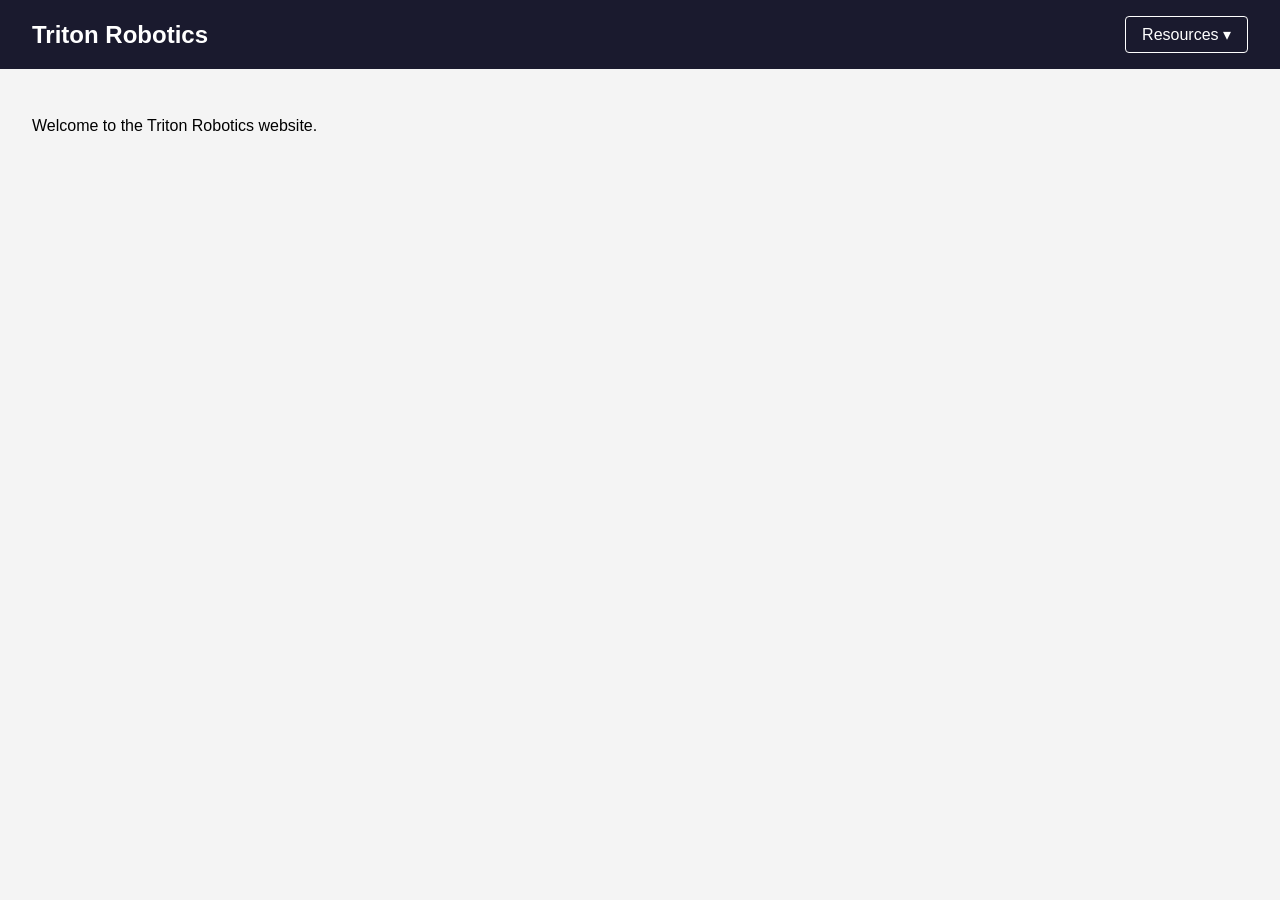
<file: index.html>
<!DOCTYPE html>
<html lang="en">
<head>
  <meta charset="UTF-8">
  <meta name="viewport" content="width=device-width, initial-scale=1.0">
  <title>Triton Robotics</title>
  <style>
    body {
      margin: 0;
      font-family: Arial, sans-serif;
      background-color: #f4f4f4;
    }

    header {
      display: flex;
      justify-content: space-between;
      align-items: center;
      background-color: #1a1a2e;
      color: white;
      padding: 1rem 2rem;
    }

    header h1 {
      margin: 0;
      font-size: 1.5rem;
    }

    nav {
      position: relative;
    }

    .dropbtn {
      background-color: transparent;
      color: white;
      border: 1px solid white;
      padding: 0.5rem 1rem;
      font-size: 1rem;
      cursor: pointer;
      border-radius: 4px;
    }

    .dropbtn:hover {
      background-color: white;
      color: #1a1a2e;
    }

    .dropdown-content {
      display: none;
      position: absolute;
      right: 0;
      background-color: white;
      min-width: 160px;
      box-shadow: 0px 8px 16px rgba(0,0,0,0.2);
      border-radius: 4px;
      overflow: hidden;
      z-index: 1;
    }

    .dropdown-content a {
      color: #1a1a2e;
      padding: 0.75rem 1rem;
      text-decoration: none;
      display: block;
    }

    .dropdown-content a:hover {
      background-color: #f1f1f1;
    }

    nav:hover .dropdown-content {
      display: block;
    }

    main {
      padding: 2rem;
    }
  </style>
</head>
<body>

  <header>
    <h1>Triton Robotics</h1>
    <nav>
      <button class="dropbtn">Resources ▾</button>
      <div class="dropdown-content">
        <a href="H533REpinout.html">Nucleo H533RE Pinout</a>
      </div>
    </nav>
  </header>

  <main>
    <p>Welcome to the Triton Robotics website.</p>
  </main>

</body>
</html>
</file>
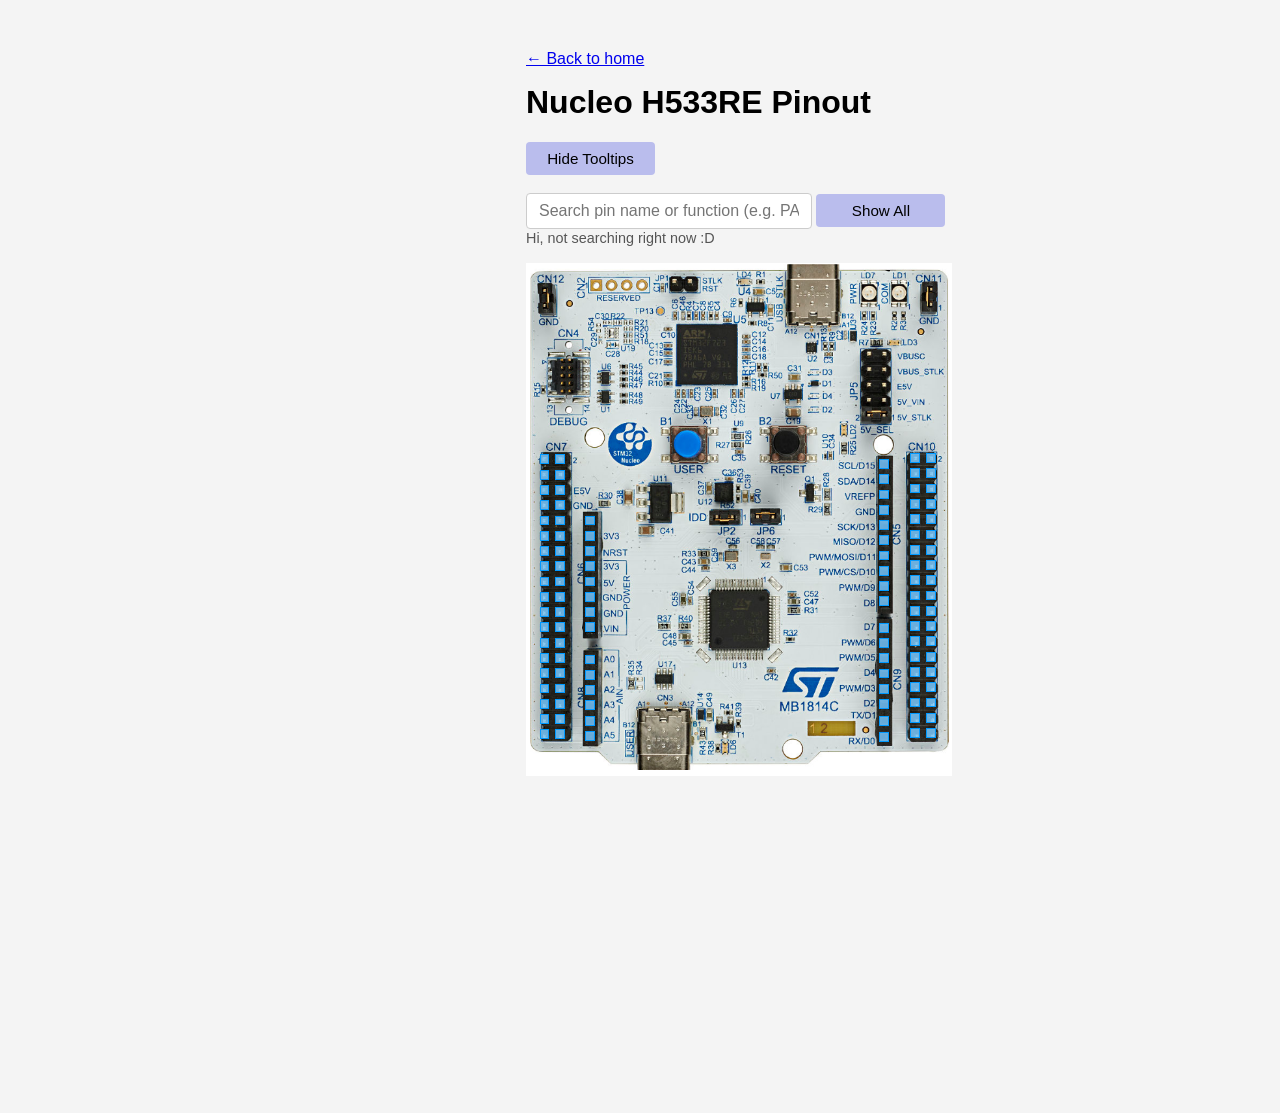
<file: H533REpinout.html>
<!DOCTYPE html>
<html lang="en">
<head>
  <meta charset="UTF-8">
  <meta name="viewport" content="width=device-width, initial-scale=1.0">
  <title>Resources | Triton Robotics</title>
  <link rel="stylesheet" href="stylesheet.css"></link>
</head>
<body>
  <div id="pinout-wrapper">
    <div id="left-pinout" style="display: flex;">
      <div id="left-left-pinout">
      </div>
      <div id="left-right-pinout">
      </div>
    </div> 

    <div>
      <a class="back" href="index.html" style="padding-top: 50px;">&larr; Back to home</a>
      <h1>Nucleo H533RE Pinout</h1>

      <div id="controls">
        <button class="interactableBtn" id="hideTooltipsBtn">Hide Tooltips</button>
        <br>
        <br>
        <input type="text" id="search" placeholder="Search pin name or function (e.g. PA5, SPI, ADC)...">
        <button class="interactableBtn" id="showAllBtn">Show All</button>
        <br>
        <span id="matchCount">Hi, not searching right now :D</span>
      </div>

      <div id="board-wrapper">
        <img id="board-img" src="assets/nucleo/Nucleo_H533RE.png" alt="Nucleo H533RE top view">
        <div id="tooASDFGltip"></div>
        <!-- pin markers are injected here by JS -->
      </div>
    </div>

    <div id="right-pintout" style="display: flex;">
      <div id="right-left-pinout">
      </div>
      <div id="right-right-pinout">
      </div>

    </div>
  </div>


</body>
<script src="button.js"></script>
</html>
</file>
<file: stylesheet.css>
body {
    font-family: Arial, sans-serif;
    background: #f4f4f4;
    margin: 0;
  }

  h1 {
    margin-top: 0;
  }

  a.back {
    display: inline-block;
    margin-bottom: 1rem;
  }

  /* --- Search bar --- */
  #controls {
    display: flex-shrink;
    gap: 0.5rem;
    align-items: center;
    margin-bottom: 1rem;
  }

  #search {
    padding: 0.5rem 0.75rem;
    font-size: 1rem;
    width: 260px;
    border: 1px solid #ccc;
    border-radius: 4px;
  }

  .interactableBtn {
    padding: 0.5rem 1rem;
    background: rgb(186, 189, 237);
    border: none;
    border-radius: 4px;
    cursor: pointer;
    width: 129px;
    font-size: 0.95rem;
  }

  .interactableBtn:hover {
    background: rgb(160, 163, 220);
  }

  #matchCount {
    font-size: 0.9rem;
    color: #555;
  }

  #pinout-wrapper {
    display: flex;
    justify-content: safe center; 
    overflow: scroll;
  }

  /* --- Pinout-info --- */
  .pin-info {
    display: flex;
    flex-wrap: wrap;
    background-color: rgb(99, 199, 197);
    border: 2px solid black;
    color: white;
    margin: 3px;
    padding-top: 2px;
    padding-bottom: 2px;
    padding-left: 10px;
    width: 243px;
    min-height: 34px;
    visibility: hidden;
  }

  .visible-search, .visible-mouse, .visible-pinned {
  visibility: visible !important;
}
  
  .pin-element {
    display:inline-flex;
    background-color: rgb(132, 195, 213);
    border: 1px solid black;
    color: white;
    vertical-align: top;
    margin: 2px;
    min-width: 50px;
    height: 13.5px;
    text-align: center;
    color: black;
    /* font-weight: bold; */
    font-size: 12px;
    justify-content: center;
    align-items: center;
  }
  
  /* Tooltip text */
  .tooltiptext {
    visibility: hidden;
    width: 100%;
    background-color: black;
    color: #ffffff;
    text-align: center;
    padding: 5px 0;
    border-radius: 6px;
    font-size: 12px;
    position: absolute;
    top: 100%;
    left: 0px;
    z-index: 1; /* Ensure tooltip is displayed above content */
  }

  /* Show the tooltip text on hover */
  .tooltip:hover .tooltiptext-hoverable {
    visibility: visible;
  }

  /* --- Image + pin markers --- */
  #board-wrapper {
    position: relative;
    zoom: 0.65;
  }
  
  #board-img {
    /* height: 800px; */
    min-width: 100px;
    display: block;
    object-fit: contain;
  }

  .pin-marker {
    position: absolute;
    width: 12px;
    height: 12px;
    margin-left: -8px;
    margin-top: -8px;
    margin-left: -1.4%;
    margin-top: -1.4%;
    background: rgba(120, 200, 255, 0.85);
    border: 2.5px solid rgb(0, 153, 255);
    cursor: pointer;
    transition: transform 0.1s ease, background 0.1s ease, border-color 0.1s ease;
  }

  .pin-marker:hover,
  .pin-marker.highlight {
    background: rgba(255, 200, 80, 0.85);
    border-color: #b8860b;
    transform: scale(1.4);
    z-index: 5;
  }

  .pin-info:hover,
  .pin-info.highlight {
    background: rgba(255, 200, 80, 0.85);
    border-color: #b8860b;
    z-index: 5;
  }

  .pin-info.group-highlight-mouse, .pin-marker.group-highlight-mouse {
    background: rgba(246, 157, 14, 0.7) !important;
    border-color: #713e0a;
    z-index: 4;
  }
  .pin-info.group-highlight-search, .pin-marker.group-highlight-search {
    background: rgba(143, 255, 120, 0.913);
    border-color: #4ea81a;
    z-index: 4;
  }

  .pin-info.group-highlight-pinned, .pin-marker.group-highlight-pinned {
  background: rgba(255, 105, 180, 0.85);
  border-color: #a3225f;
  z-index: 4;
}

.pin-marker.group-highlight-pinned {
  transform: scale(1.3);
}

  .pin-marker.dimmed {
    opacity: 0;
  }

  .pin-marker.group-highlight-mouse, .pin-marker.group-highlight-search {
    transform: scale(1.3);
  }

  .pintabs {
    
  }


  /* --- Tooltip --- */
  .tooltip {
    position: relative;
    display: hidden;
    /* background: #1a1a2e;
    color: white;
    padding: 0.5rem 0.75rem;
    border-radius: 6px;
    font-size: 0.85rem;
    max-width: 240px;
    pointer-events: none;
    z-index: 10;
    box-shadow: 0 4px 10px rgba(0,0,0,0.3); */
  }

  #tooltip .pin-name {
    font-weight: bold;
    margin-bottom: 0.25rem;
  }

  #tooltip ul {
    margin: 0;
    padding-left: 1.1rem;
  }
</file>
